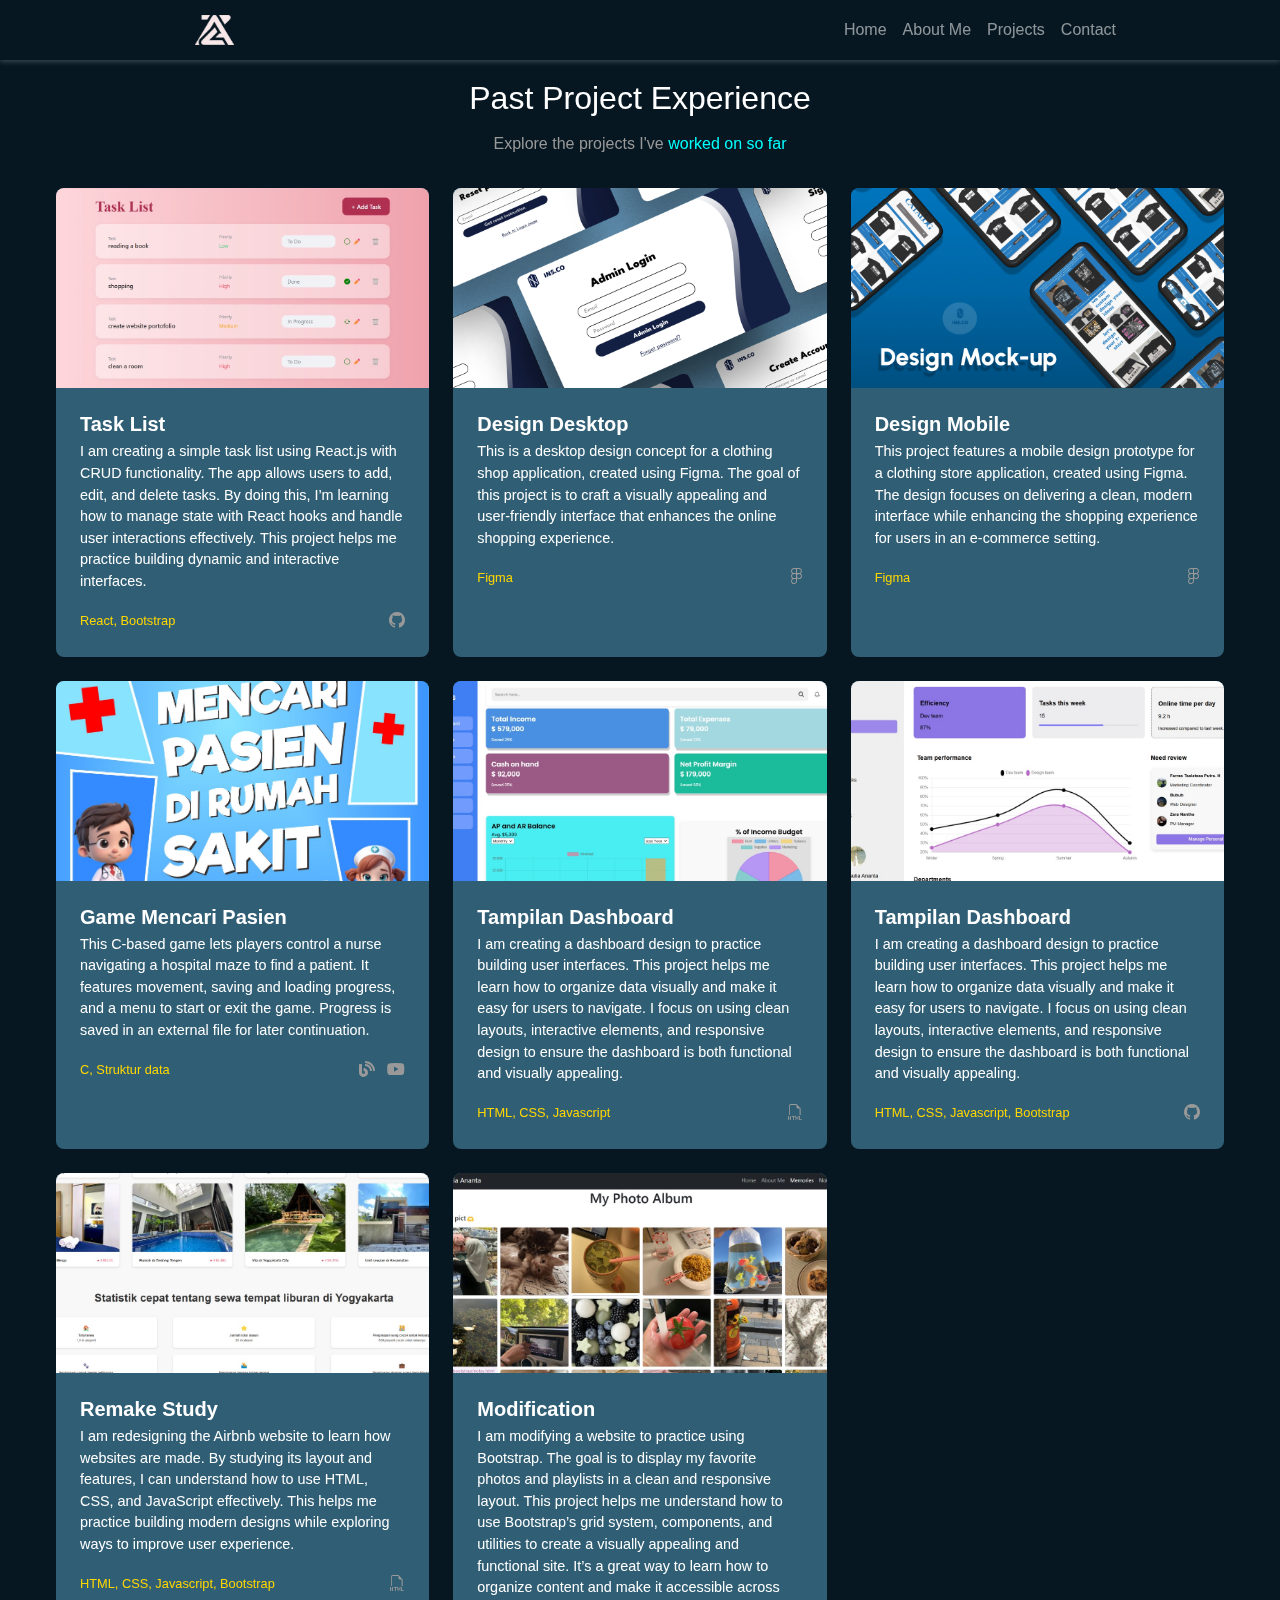
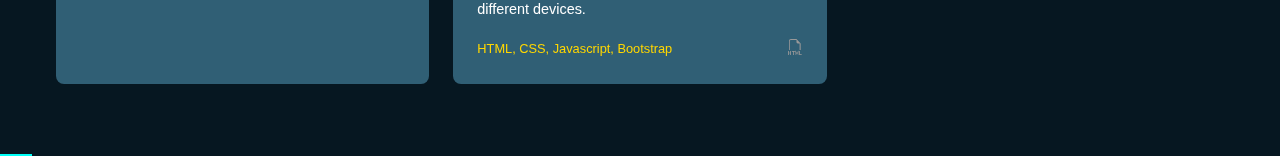
<file: portofolio website/projects.html>
<!DOCTYPE html>
<html lang="en">
<head>
    <meta charset="UTF-8">
    <meta name="viewport" content="width=device-width, initial-scale=1.0">
    <title>Projects - Zahra Aulia</title>
    <link href="https://cdn.jsdelivr.net/npm/bootstrap@5.3.2/dist/css/bootstrap.min.css" rel="stylesheet">
    <link href="https://cdn.jsdelivr.net/npm/bootstrap-icons@1.11.1/font/bootstrap-icons.css" rel="stylesheet">
    <link href="https://cdnjs.cloudflare.com/ajax/libs/font-awesome/5.15.4/css/all.min.css" rel="stylesheet">
    <link rel="stylesheet" href="styles.css">
</head>
<body class="body-page3">
    <div class="stars"></div>
    <!-- Navbar -->
    <nav class="navbar navbar-expand-lg navbar-dark fixed-top">
        <div class="container">
            <a class="navbar-brand" href="#">
                <img src="assets/logoza.png" alt="Zhranantha Logo" class="logo">
            </a>  
            <button class="navbar-toggler" type="button" data-bs-toggle="collapse" data-bs-target="#navbarNav"
                aria-controls="navbarNav" aria-expanded="false" aria-label="Toggle navigation">
                <span class="navbar-toggler-icon"></span>
            </button>
            <div class="collapse navbar-collapse" id="navbarNav">
                <ul class="navbar-nav ms-auto">
                    <li class="nav-item">
                        <a class="nav-link" href="index.html">Home</a>
                    </li>
                    <li class="nav-item">
                        <a class="nav-link" href="about.html">About Me</a>
                    </li>
                    <li class="nav-item">
                        <a class="nav-link" href="projects.html">Projects</a>
                    </li>
                    <li class="nav-item">
                        <a class="nav-link" href="contact.html">Contact</a>
                    </li>
                </ul>
            </div>
        </div>
    </nav>

    <section class="project-showcase">
        <div class="containerr">
            <h2>Past Project Experience</h2>
            <p class="subtitle">Explore the projects I've <span class="highlight">worked on so far</span></p>
            
            <div class="project-grid">
                <div class="project-card">
                    <div class="project-image">
                        <img src="assets/tasklist.jpg" alt="Taklist">
                        <div class="overlay">
                            <a href="https://github.com/zhranantha/Tasklist-React-js" class="icon-link" target="_blank" rel="noopener noreferrer">
                                <i class="bi bi-github"></i>
                            </a>                            
                        </div>
                    </div>
                    <div class="project-info">
                        <h3>Task List</h3>
                        <p>I am creating a simple task list using React.js with CRUD functionality. The app allows users to add, edit, and delete tasks. By doing this, I’m learning how to manage state with React hooks and handle user interactions effectively. This project helps me practice building dynamic and interactive interfaces.</p>
                        <div class="project-footer">
                            <span class="tech">React, Bootstrap</span>
                            <div class="icons">
                                <i class="bi bi-github"></i>
                            </div>
                        </div>
                    </div>
                </div>
                <div class="project-card">
                    <div class="project-image">
                        <img src="assets/figma.png" alt="project figma">
                        <div class="overlay">
                            <a href="https://www.figma.com/design/vzcsuK56sYDX44bQquIAjf/Design-Desktop?node-id=0-1&t=6rMEPl4MbnoBPQFH-1" class="icon-link" target="_blank" rel="noopener noreferrer">
                                <i class="fab fa-figma"></i>
                            </a>
                        </div>
                    </div>
                    <div class="project-info">
                        <h3>Design Desktop</h3>
                        <p>This is a desktop design concept for a clothing shop application, created using Figma. The goal of this project is to craft a visually appealing and user-friendly interface that enhances the online shopping experience.</p>
                        <div class="project-footer">
                            <span class="tech">Figma</span>
                            <div class="icons">
                                <i class="fab fa-figma"></i>
                            </div>
                        </div>
                    </div>
                </div>

                <div class="project-card">
                    <div class="project-image">
                        <img src="assets/figma2.png" alt="project figma">
                        <div class="overlay">
                            <a href="https://www.figma.com/design/CNqYZDtmHaOPpTrxNHHH5v/MOBILE-APP_KELOMPOK_1_A1?t=BZj5Pmeia9es5KEz-1" class="icon-link" target="_blank" rel="noopener noreferrer">
                                <i class="fab fa-figma"></i>
                            </a>
                        </div>
                    </div>
                    <div class="project-info">
                        <h3>Design Mobile</h3>
                        <p>This project features a mobile design prototype for a clothing store application, created using Figma. The design focuses on delivering a clean, modern interface while enhancing the shopping experience for users in an e-commerce setting.</p>
                        <div class="project-footer">
                            <span class="tech">Figma</span>
                            <div class="icons">
                                <i class="fab fa-figma"></i>
                            </div>
                        </div>
                    </div>
                </div>

                <div class="project-card">
                    <div class="project-image">
                        <img src="assets/game.jpg" alt="game pasien">
                        <div class="overlay">
                            <a href="https://zhranantha.blogspot.com/2024/01/buku-panduan-game-treasure-kelompok1.html" class="icon-link" target="_blank" rel="noopener noreferrer">
                                <i class="fas fa-blog"></i>
                            </a>
                            <a href="https://youtu.be/1d3bs-gKtTs" class="icon-link" target="_blank" rel="noopener noreferrer">
                                <i class="fab fa-youtube"></i>
                            </a>
                        </div>
                    </div>
                    <div class="project-info">
                        <h3>Game Mencari Pasien</h3>
                        <p>This C-based game lets players control a nurse navigating a hospital maze to find a patient. It features movement, saving and loading progress, and a menu to start or exit the game. Progress is saved in an external file for later continuation.</p>
                        <div class="project-footer">
                            <span class="tech">C, Struktur data</span>
                            <div class="icons">
                                <i class="fas fa-blog"></i>
                                <i class="fab fa-youtube"></i>
                            </div>
                        </div>
                    </div>
                </div>

                <div class="project-card">
                    <div class="project-image">
                        <img src="assets/dash.jpg" alt="Dashboard">
                        <div class="overlay">
                            <a href="https://codepen.io/Jara-the-lessful/pen/yLmdrbV" class="icon-link" target="_blank" rel="noopener noreferrer">
                                <i class="bi bi-filetype-html"></i>
                            </a>
                            
                        </div>
                    </div>
                    <div class="project-info">
                        <h3>Tampilan Dashboard</h3>
                        <p>I am creating a dashboard design to practice building user interfaces. This project helps me learn how to organize data visually and make it easy for users to navigate. I focus on using clean layouts, interactive elements, and responsive design to ensure the dashboard is both functional and visually appealing.</p>
                        <div class="project-footer">
                            <span class="tech">HTML, CSS, Javascript</span>
                            <div class="icons">
                                <i class="bi bi-filetype-html"></i>
                            </div>
                        </div>
                    </div>
                </div>

                <div class="project-card">
                    <div class="project-image">
                        <img src="assets/ydas.jpg" alt="Dashboard">
                        <div class="overlay">
                            <a href="https://github.com/zhranantha/project-praktikum-3-fullstack" class="icon-link" target="_blank" rel="noopener noreferrer">
                                <i class="bi bi-github"></i>
                            </a>
                            
                        </div>
                    </div>
                    <div class="project-info">
                        <h3>Tampilan Dashboard</h3>
                        <p>I am creating a dashboard design to practice building user interfaces. This project helps me learn how to organize data visually and make it easy for users to navigate. I focus on using clean layouts, interactive elements, and responsive design to ensure the dashboard is both functional and visually appealing.</p>
                        <div class="project-footer">
                            <span class="tech">HTML, CSS, Javascript, Bootstrap</span>
                            <div class="icons">
                                <i class="bi bi-github"></i>
                            </div>
                        </div>
                    </div>
                </div>

                <div class="project-card">
                    <div class="project-image">
                        <img src="assets/airbnb.jpg" alt="airbnb">
                        <div class="overlay">
                            <a href="https://codepen.io/Jara-the-lessful/pen/ExqqVyj" class="icon-link" target="_blank" rel="noopener noreferrer">
                                <i class="bi bi-filetype-html"></i>
                            </a>
                        </div>
                    </div>
                    <div class="project-info">
                        <h3>Remake Study</h3>
                        <p>I am redesigning the Airbnb website to learn how websites are made. By studying its layout and features, I can understand how to use HTML, CSS, and JavaScript effectively. This helps me practice building modern designs while exploring ways to improve user experience.</p>
                        <div class="project-footer">
                            <span class="tech">HTML, CSS, Javascript, Bootstrap</span>
                            <div class="icons">
                                <i class="bi bi-filetype-html"></i>
                            </div>
                        </div>
                    </div>
                </div> 

                <div class="project-card">
                    <div class="project-image">
                        <img src="assets/zah.jpg" alt="Website Random">
                        <div class="overlay">
                            <a href="#" class="icon-link" target="_blank" rel="noopener noreferrer">
                                <i class="bi bi-filetype-html"></i>
                            </a>
                        </div>
                    </div>
                    <div class="project-info">
                        <h3>Modification</h3>
                        <p>I am modifying a website to practice using Bootstrap. The goal is to display my favorite photos and playlists in a clean and responsive layout. This project helps me understand how to use Bootstrap’s grid system, components, and utilities to create a visually appealing and functional site. It’s a great way to learn how to organize content and make it accessible across different devices.</p>
                        <div class="project-footer">
                            <span class="tech">HTML, CSS, Javascript, Bootstrap</span>
                            <div class="icons">
                                <i class="bi bi-filetype-html"></i>
                            </div>
                        </div>
                    </div>
                </div>

            </div>
        </div>
    </section>
    
    <script src="https://cdn.jsdelivr.net/npm/bootstrap@5.3.0-alpha1/dist/js/bootstrap.bundle.min.js"></script>
    <script src="script.js"></script>
</body>
</html>
</file>
<file: portofolio website/styles.css>
html {
    scroll-behavior: smooth;
}

.body-page1{
  margin: 0;
  padding: 0;
  font-family: Acrial, sans-serif;
  height: 100vh;
  background-size: cover;
  background-position: center;
  background-repeat: no-repeat;
}

.gif-background {
  width: 100%;
  height: 100%;
  object-fit: cover; 
  position: fixed;
  top: 0;
  left: 0;
  z-index: -1; 
}

/* Section Animations */
#about, #projects, #contact {
    opacity: 0;
    transform: translateY(50px);
    transition: all 0.5s ease-out;
}

.section-visible {
    opacity: 1;
    transform: translateY(0);
}
.logo {
  height: 80px; 
  width: auto;
  color: #ffffff;
}

.navbar {
  position: fixed;
  top: 0;
  left: 0;
  width: 100%;
  height: 60px;
  background-color: #061721;
  color: white;
  display: flex; 
  align-items: center; 
  padding: 0 20px;
  z-index: 10;
  box-shadow: 0 2px 5px rgba(255, 255, 255, 0.2);
}
  .navbar-brand {
    font-weight: 650; 
    font-size: 1.50rem; 
    padding: 5px; 
    text-align: left; 
    display: inline-block; 
    color: #00ffff; 
    text-decoration: none; 
  }
  
  .navbar-brand:hover {
    opacity: 1,5; 
    color: #02e8e8;
  }
  
.container {
  display: flex;
  align-items: center;
  justify-content: space-between;
  width: 80%; 
  max-width: 1200px; 
}

.hero {
  display: flex;
  align-items: center;
  justify-content: space-between;
  min-height: 100vh;
  text-align: left;
}

.hero-content {
  flex: 1;
}

.hero-content h2 {
  color: #cfcfcf;
  font-size: 24px;
  font-weight: 300;
}

.hero-content h3 {
  color: #ffffff;
  font-size: 30px;
}

.hero-content h1 {
  font-size: 64px;
  font-weight: 700;
  margin: 10px 0;
  color: #ffffff;
}

.hero-content p {
  font-size: 18px;
  color: #cfcfcf;
  margin: 5px 0;
}

.hero-image {
  flex: 1;
  display: flex;
  justify-content: center;
  align-items: center;
}

.hero-image img {
  border-radius: 50%; 
  border: 5px solid #b6ffff; 
  box-shadow: 0 0 20px 10px rgb(126, 198, 247); 
  width: 300px; 
  height: 300px;
  object-fit: cover;
}

/* otomatis */
.welcome-text {
  font-weight: bold;
  font-size: 2.0em;
  background: linear-gradient(90deg, rgb(187, 246, 250), #2eeaff); 
  -webkit-background-clip: text;
  -webkit-text-fill-color: transparent; 
  text-shadow: 1px 1px px rgba(0, 0, 0, 0.2);
}

.typing-text {
  animation: typing 3s steps(20, end) infinite; 
}

.cursor {
  font-weight: bold;
  animation: blink 0.7s steps(2, start) infinite; 
}
/* Animasi untuk efek ketik */
@keyframes typing {
  from {
      width: 0;
  }
  to {
      width: 100%;
  }
}

/* Animasi untuk kursor kedip */
@keyframes blink {
  from {
      opacity: 1;
  }
  to {
      opacity: 0;
  }
}
/* dowload cv */
.hero-content a {
  display: inline-block;
  margin-top: 20px;
  text-decoration: none;
  background-color: #488bb755;
  color: #ffffff;
  padding: 10px 20px;
  border-radius: 5px;
  font-weight: bold;
}

.hero-content a:hover {
  background-color: #95daff;
}

.down {
  flex-direction: column; 
}

.down h3 {
  font-style: italic; 
  margin-bottom: -10px; 
}

/* ABOUT */

.body-page2{
  margin: 0;
  padding: 0;
  font-family: Acrial, sans-serif;
  background-color: #061721;
}

/* Container untuk bintang */
.stars {
  position: fixed;
  top: 0;
  left: 0;
  width: 100vw;
  height: 100vh;
  overflow: hidden;
  z-index: -1;
}

/* Styling bintang */
.star {
  position: absolute;
  width: 2px;
  height: 2px;
  background: white;
  border-radius: 50%;
  box-shadow: 0 0 8px rgba(255, 255, 255, 0.8);
  opacity: 0;
  animation: fall linear infinite, fade 4s ease-in-out infinite;
}

/* Animasikan jatuhnya bintang */
@keyframes fall {
  0% {
      transform: translateY(-100vh) translateX(0);
  }
  100% {
      transform: translateY(100vh) translateX(calc(-50vw + 20px));
  }
}

/* Animasikan muncul dan menghilangnya bintang */
@keyframes fade {
  0%, 100% {
      opacity: 0;
  }
  50% {
      opacity: 1;
  }
}


:root {
  --primary: #00ffff;
  --background: #111111;
  --card-bg: #1A1A1A;
  --text: #FFFFFF;
}

* {
  margin: 0;
  padding: 0;
  box-sizing: border-box;
}
.nav-tabs .nav-link {
  background-color: inherit; 
  color: #8dc4ff;
  transition: background-color 0.3s ease, color 0.3s ease;
}

.nav-tabs .nav-link:hover {
  background-color: transparent !important; 
  color: #89bdf6 !important; 
}

.nav-tabs .nav-link.active {
  background-color: #f0f0f000; 
  color: #8dc4ff; 
}


.nav-links a {
  color: white;
  text-decoration: none;
  opacity: 0.7;
  transition: opacity 0.3s ease;
}

.nav-links a:hover,
.nav-links a.active {
  opacity: 1;
}

.nav-links a.active {
  position: relative;
}

.nav-links a.active::after {
  content: '';
  position: absolute;
  bottom: -4px;
  left: 0;
  width: 100%;
  height: 2px;
  background-color: var(--primary);
}

main {
  max-width: 1200px;
  margin: 6rem auto 2rem;
  padding: 0 2rem;
}

.about-card {
  background-color: rgba(115, 209, 249, 0.388);
  border-radius: 1rem;
  padding: 2rem;
  margin-bottom: 4rem;
}

h1 {
  font-size: 1.5rem;
  margin-bottom: 2rem;
  position: relative;
  display: inline-block;
  color: rgb(255, 255, 255);
}

h1::after {
  content: '';
  position: absolute;
  bottom: -8px;
  left: 0;
  width: 3rem;
  height: 2px;
  background-color: var(--primary);
}

.about-content {
  display: grid;
  grid-template-columns: 300px 1fr;
  gap: 2rem;
  color: rgba(115, 209, 249, 0.388);
}

.profile-image {
  width: 250px;
  height: 250px;
  border-radius: 50%;
  overflow: hidden;
}

.profile-image img {
  width: 100%;
  height: 100%;
  object-fit: cover;
}

.about-text p {
  margin-bottom: 1.5rem;
  color: #ffffff;
}

.skills-section h2 {
  font-size: 1.5rem;
  margin-bottom: 2rem;
  position: relative;
  display: inline-block;
  color: white;
}

h2::after {
  content: '';
  position: absolute;
  bottom: -8px;
  left: 0;
  width: 2rem;
  height: 2px;
  background-color: var(--primary);
}

:root {
  --primary: #00fff7;
  --card-bg:  rgba(115, 209, 249, 0.388);
  --border-color: rgb(102, 195, 214);
}

.skill-card {
  background-color: var(--card-bg);
  border: 1px solid var(--border-color);
  border-radius: 0.5rem;
  padding: 1.5rem;
  display: flex;
  align-items: center;
  gap: 1rem;
  position: relative;
  transition: all 0.3s ease;
  overflow: hidden;
  transition: transform 0.3s ease, box-shadow 0.3s ease;
}

.skill-card:hover {
  border-color: #00fff7;
  transform: translateY(-5px);
  transform: scale(1.05);
  box-shadow: none;
}

.skill-card i {
  font-size: 2rem;
  color: var(--primary);
  transition: opacity 0.3s ease;
}

.skill-card span {
  font-size: 0.9rem;
  color: #fff;
  transition: opacity 0.3s ease;
}

/* Add hover text styles */
.skill-card .hover-text {
  position: absolute;
  right: 1rem;
  font-size: 0.75rem;
  color: var(--primary);
  opacity: 0;
  transform: translateY(10px);
  transition: all 0.3s ease;
}

.skill-card:hover .hover-text {
  opacity: 1;
  transform: translateY(0);
}

/* Update the main text container */
.skill-card .skill-info {
  display: flex;
  align-items: center;
  gap: 0.75rem;
}

/* Responsive adjustments */
@media (max-width: 768px) {
  .skill-card {
      padding: 1rem;
  }

  .skill-card i {
      font-size: 1.5rem;
  }

  .skill-card span {
      font-size: 0.8rem;
  }

  .skill-card .hover-text {
      font-size: 0.7rem;
  }
}

/* project */

.body-page3{
  margin: 0;
  padding: 0;
  font-family: Acrial, sans-serif;
  background-color: #061721;
}

* {
  margin: 0;
  padding: 0;
  box-sizing: border-box;
}

.project-showcase {
  padding: 4rem 0;
}

.containerr {
  max-width: 1200px;
  margin: 0 auto;
  padding: 0 1rem;
}

.containerr h2 {
  font-size: 2rem;
  text-align: center;
  margin-bottom: auto;
  color: #fff;
  padding: 15px;
}
.containerr h3 {
  color: #fff;
}

.subtitle {
  text-align: center;
  color: #999;
  margin-bottom: 2rem;
}

.highlight {
  color: #00ffff;
}

.project-grid {
  display: grid;
  grid-template-columns: repeat(auto-fit, minmax(300px, 1fr));
  gap: 1.5rem;
}

.project-card {
  background-color: rgba(115, 209, 249, 0.388);
  border-radius: 8px;
  overflow: hidden;
  transition: transform 0.3s ease;
}

.project-card:hover {
  transform: translateY(-5px);
}

.project-image {
  position: relative;
  height: 200px;
  overflow: hidden;
}

.project-image img {
  width: 100%;
  height: 100%;
  object-fit: cover;
  transition: transform 0.3s ease;
}

.project-card:hover .project-image img {
  transform: scale(1.1);
}

.overlay {
  position: absolute;
  top: 0;
  left: 0;
  right: 0;
  bottom: 0;
  background-color: rgba(0, 0, 0, 0.7);
  display: flex;
  justify-content: center;
  align-items: center;
  opacity: 0;
  transition: opacity 0.3s ease;
}

.project-card:hover .overlay {
  opacity: 1;
}

.icon-link {
  color: #ffffff;
  font-size: 1.5rem;
  margin: 0 0.5rem;
  transition: color 0.3s ease;
}

.icon-link:hover {
  color: #FFD700;
}

.project-info {
  padding: 1.5rem;
}

.project-info h3 {
  font-size: 1.25rem;
  font-weight: 700;
  margin-bottom: 5px;
}

.project-info p {
  font-size: 0.9rem;
  color: #ffffff;
  margin-bottom: 1rem;
}

.project-footer {
  display: flex;
  justify-content: space-between;
  align-items: center;
}

.tech {
  font-size: 0.8rem;
  color: #FFD700;
}

.icons i {
  margin-left: 0.5rem;
  color: #999;
  transition: color 0.3s ease;
}

.icons i:hover {
  color: #ffffff;
}

@media (max-width: 768px) {
  .project-grid {
      grid-template-columns: 1fr;
  }
}

/* CONTACT */
.body-page4{
  margin: 0;
  padding: 0;
  font-family: Acrial, sans-serif;
  background-color: #061721;
}


:root {
  --primary-color: #5B8B8B;
  --secondary-color: #E8F1F1;
  --text-color: #333;
  --light-text: #666;
}

* {
  margin: 0;
  padding: 0;
  box-sizing: border-box;
}

.container1 {
  max-width: 1200px;
  margin: 0 auto;
  padding: 0 20px;
}

/* Contact Header */
.contact-header {
  text-align: center;
  margin-top: 80px; 
  margin-bottom: 20px; 
  padding-bottom: -20px;
}


.contact-header h2 {
  font-size: 2rem;
  margin-bottom: 10px;
  color: #fff;
}

.contact-header p {
  color: #cdc2c2;
  max-width: 600px;
  margin: 0 auto 30px;
}

.decorative-lines {
  position: absolute;
  right: 20px;
  top: 50%;
  transform: translateY(-50%);
}

.line {
  width: 40px;
  height: 2px;
  background-color: var(--primary-color);
  margin: 8px 0;
}

/* Form Container */
.form-container {
  margin: 50px 0;
}

.form-container input,
.form-container textarea {
    width: 100%;
    padding: 10px;
    margin-bottom: 15px;
    border: 1px solid #ccc; 
    border-radius: 4px;
    background-color: rgb(255, 255, 255);
    font-size: 1rem;
}

form {
  display: flex;
  flex-direction: column;
  gap: 20px;
}

.form-row {
  display: grid;
  grid-template-columns: 1fr 1fr;
  gap: 20px;
}

input, textarea {
  padding: 15px;
  border: 1px solid #000000;
  border-radius: 5px;
  font-size: 16px;
}

textarea {
  height: 150px;
  resize: vertical;
}

button {
  background-color: rgba(115, 209, 249, 0.388);
  color: rgb(255, 255, 255);
  padding: 15px 30px;
  border: none;
  border-radius: 5px;
  cursor: pointer;
  font-size: 16px;
  transition: background-color 0.3s;
}

button:hover {
  background-color: #7e9fc2;
}

/* Info Cards */
.info-cards {
  display: flex;
  gap: 20px; 
  justify-content: center;
  align-items: center;
  flex-wrap: wrap;
}

.card {
  width: 370px; 
  height: 150px;
  background-color: rgba(115, 209, 249, 0.388);
  border-radius: 8px;
  text-align: center;
  padding: 20px;
  box-shadow: 0 4px 8px rgba(31, 31, 31, 0.455);
  position: relative; 
  transition: transform 0.3s ease, box-shadow 0.3s ease;
  cursor: pointer;
  overflow: hidden;
  display: flex; 
  flex-direction: column;
  justify-content: center;
  align-items: center;
  display: flex;
}

.card:hover {
  transform: translateY(-10px); 
  box-shadow: 0 6px 12px rgba(0, 0, 0, 0.2);
}

.card i {
  font-size: 2.5rem; 
  color: #9ecdff; 
  margin-bottom: 10px; 
  transition: opacity 0.3s ease; 
}
.card:hover i {
  opacity: 0; 
}
.card h3 {
  font-size: 1.25rem; 
  margin: 0;
  color: #ffffff;
  opacity: 0;
  transition: opacity 0.3s ease;
}

.card p {
  font-size: 1rem; 
  margin: 5px 0 0;
  color: #9ecdff;
  opacity: 0;
  transition: opacity 0.3s ease;
}

.card:hover h3,
.card:hover p {
  opacity: 1; 
}


/* Map Container */
.map-container {
  margin: 50px 0;
  border-radius: 10px;
  overflow: hidden;
}


/* Footer */
.footer {
  background-color: #ffffff;
  padding: 20px 0;
  text-align: center;
}
.social-icons {
  display: flex;
  justify-content: center;
  gap: 15px; 
  padding: 10px;
}

.icon {
  display: flex;
  justify-content: center;
  align-items: center;
  width: 50px;
  height: 50px;
  border-radius: 50%;
  background-color:#00ffff41; 
  color: white; 
  font-size: 1.5rem;
  text-decoration: none;
  transition: background-color 0.3s ease;
}

.icon:hover {
  background-color: #0056b3; 
}

.footer-bottom {
  max-width: 1200px;
  padding: 20px;
  border-top: 1px solid rgba(255, 255, 255, 0.238);
  display: flex;
  justify-content: space-between;
  align-items: center;
}
.footer-bottom p{
  color: white;
}

/* Responsive Design */
@media (max-width: 768px) {
    .form-container {
      grid-template-columns: 1fr;  
      margin: 20px 0; 
    }

  .info-cards {
      grid-template-columns: 1fr;
  }

  .footer-content {
      grid-template-columns: 1fr;
  }

  .footer-links {
      grid-template-columns: 1fr;
  }

  .footer-bottom {
      flex-direction: column;
      text-align: center;
      gap: 20px;
  }

  .social-links a {
      margin: 0 10px;
  }
}
</file>
